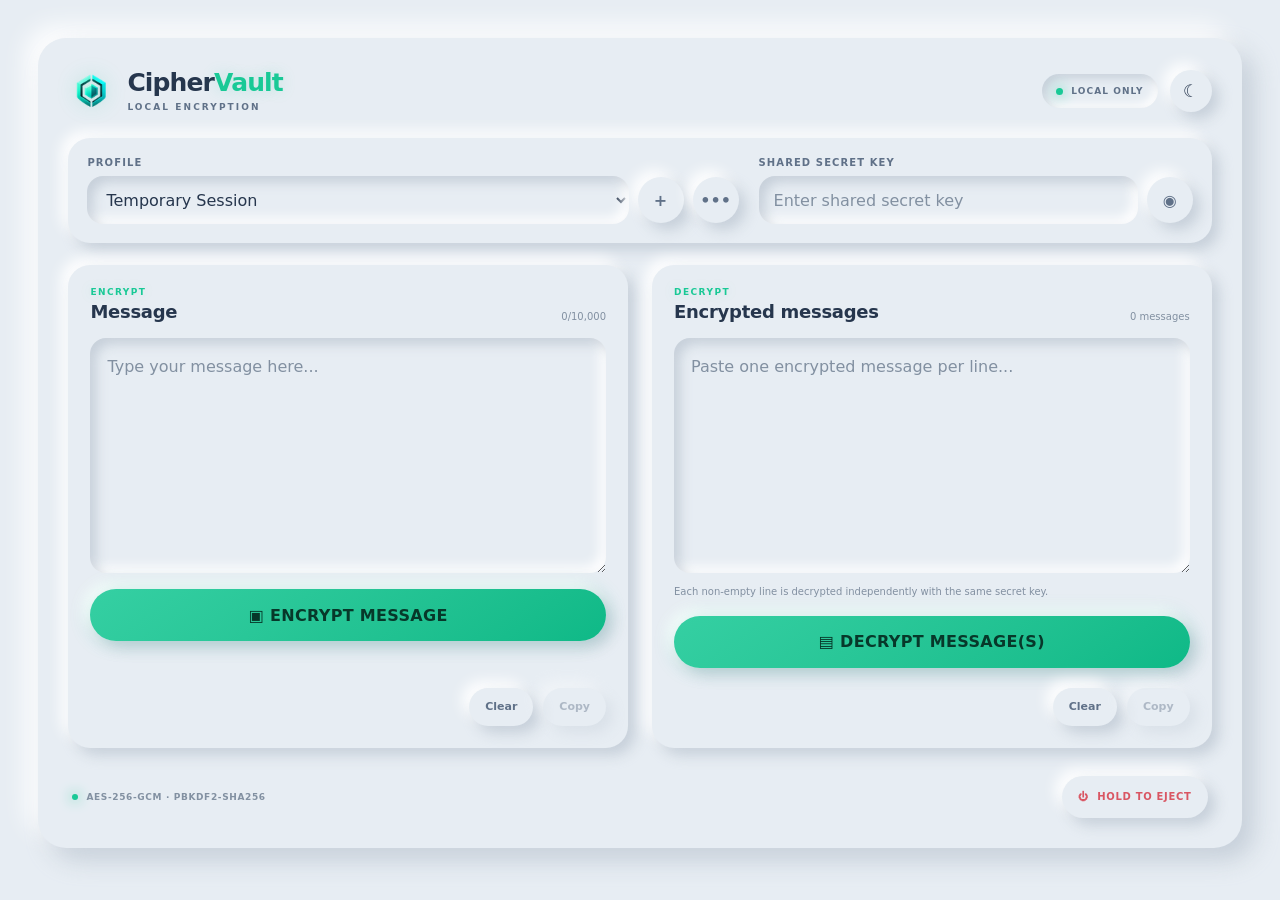
<file: index.html>
<!DOCTYPE html>
<html lang="en" data-theme="dark">
<head>
    <meta charset="UTF-8">
    <meta name="viewport" content="width=device-width, initial-scale=1.0">
    <meta name="color-scheme" content="dark light">
    <meta name="description" content="CipherVault — local AES-256-GCM message encryption.">

    <title>CipherVault</title>

    <link rel="icon" type="image/png" sizes="16x16" href="./icons/icon16.png">
    <link rel="icon" type="image/png" sizes="32x32" href="./icons/icon32.png">
    <link rel="apple-touch-icon" sizes="128x128" href="./icons/icon128.png">
    <link rel="stylesheet" href="style.css">
    <style>html:not(.extension-mode) .extension-only-control{display:none!important}.settings-link{color:var(--text-soft);text-decoration:none}</style>
</head>

<body>
    <main class="app-shell">
        <header class="app-header">
            <div class="brand-area">
                <img
                    class="brand-icon"
                    src="./icons/icon64.png"
                    alt="CipherVault"
                >

                <div class="brand-copy">
                    <h1><span>Cipher</span><strong>Vault</strong></h1>
                    <span class="brand-subtitle">LOCAL ENCRYPTION</span>
                </div>
            </div>

            <div class="header-actions">
                <a
                    class="icon-button extension-only-control settings-link"
                    href="settings.html"
                    aria-label="Quick Cipher settings"
                    title="Quick Cipher settings"
                >⚙</a>

                <div class="local-only-badge" title="Encryption runs locally in this browser">
                    <span class="local-dot"></span>
                    <span>LOCAL ONLY</span>
                </div>

                <button
                    id="themeToggle"
                    class="icon-button"
                    type="button"
                    aria-label="Toggle light/dark mode"
                    title="Switch theme"
                >
                    <span id="themeIcon" aria-hidden="true">☀</span>
                </button>
            </div>
        </header>

        <section id="credentialsSection" class="credentials-section" aria-label="Profile and secret key">
            <button
                id="credentialsSummary"
                class="credentials-summary"
                type="button"
                aria-expanded="false"
                hidden
            >
                <span class="summary-profile">
                    <span class="summary-user-icon" aria-hidden="true">◯</span>
                    <span id="summaryProfileName">Profile</span>
                </span>

                <span id="summarySecret" class="summary-secret">••••••••</span>
                <span class="summary-chevron" aria-hidden="true">⌄</span>
            </button>

            <div id="credentialsEditor" class="credentials-editor">
                <div class="credential-column">
                    <label for="profileSelect">PROFILE</label>

                    <div class="field-with-actions profile-field-row">
                        <select id="profileSelect" autocomplete="off">
                            <option value="">Temporary Session</option>
                        </select>

                        <button
                            id="addProfileButton"
                            class="small-icon-button"
                            type="button"
                            aria-label="Add profile"
                            title="Add profile"
                        >+</button>

                        <button
                            id="manageProfilesButton"
                            class="small-icon-button"
                            type="button"
                            aria-label="Manage profiles"
                            title="Manage profiles"
                        >•••</button>
                    </div>
                </div>

                <div class="credential-column">
                    <label for="password">SHARED SECRET KEY</label>

                    <div class="field-with-actions">
                        <input
                            id="password"
                            type="password"
                            maxlength="256"
                            placeholder="Enter shared secret key"
                            autocomplete="off"
                            spellcheck="false"
                        >

                        <button
                            id="togglePassword"
                            class="small-icon-button eye-button"
                            type="button"
                            aria-label="Show secret key"
                            title="Show secret key"
                        >◉</button>
                    </div>

                    <div id="sessionOverride" class="field-note" hidden>
                        Session override · saved profile unchanged
                    </div>
                </div>
            </div>
        </section>

        <nav class="mobile-mode-switch" aria-label="Cipher mode">
            <button class="mode-button active" type="button" data-mode="encrypt">
                <span aria-hidden="true">▣</span>
                ENCRYPT
            </button>

            <button class="mode-button" type="button" data-mode="decrypt">
                <span aria-hidden="true">▤</span>
                DECRYPT
            </button>
        </nav>

        <div class="workspace">
            <section id="encryptPanel" class="cipher-panel active-mobile" data-panel="encrypt">
                <div class="panel-heading">
                    <div>
                        <span class="eyebrow">ENCRYPT</span>
                        <h2>Message</h2>
                    </div>

                    <span id="encryptCount" class="character-count">0/10,000</span>
                </div>

                <textarea
                    id="encryptInput"
                    maxlength="10000"
                    placeholder="Type your message here..."
                    spellcheck="true"
                ></textarea>

                <button id="encryptButton" class="primary-button" type="button">
                    <span aria-hidden="true">▣</span>
                    ENCRYPT MESSAGE
                </button>

                <div id="encryptResultBlock" class="result-block" hidden>
                    <div class="result-header">
                        <span>ENCRYPTED MESSAGE</span>
                        <span id="encryptStatus" class="status-text"></span>
                    </div>

                    <textarea
                        id="encryptOutput"
                        class="output-area"
                        readonly
                        spellcheck="false"
                    ></textarea>
                </div>

                <div class="panel-actions">
                    <button id="clearEncryptButton" class="text-action danger-soft" type="button">
                        Clear
                    </button>

                    <button id="copyEncryptButton" class="text-action" type="button" disabled>
                        Copy
                    </button>
                </div>
            </section>

            <section id="decryptPanel" class="cipher-panel" data-panel="decrypt">
                <div class="panel-heading">
                    <div>
                        <span class="eyebrow">DECRYPT</span>
                        <h2>Encrypted messages</h2>
                    </div>

                    <span id="decryptCount" class="character-count">0 messages</span>
                </div>

                <textarea
                    id="decryptInput"
                    maxlength="60000"
                    placeholder="Paste one encrypted message per line..."
                    spellcheck="false"
                ></textarea>

                <div class="helper-text">
                    Each non-empty line is decrypted independently with the same secret key.
                </div>

                <button id="decryptButton" class="primary-button" type="button">
                    <span aria-hidden="true">▤</span>
                    DECRYPT MESSAGE(S)
                </button>

                <div id="decryptResultBlock" class="result-block" hidden>
                    <div class="result-header">
                        <span>DECRYPTED RESULT</span>
                        <span id="decryptStatus" class="status-text"></span>
                    </div>

                    <textarea
                        id="decryptOutput"
                        class="output-area"
                        readonly
                        spellcheck="false"
                    ></textarea>
                </div>

                <div class="panel-actions">
                    <button id="clearDecryptButton" class="text-action danger-soft" type="button">
                        Clear
                    </button>

                    <button id="copyDecryptButton" class="text-action" type="button" disabled>
                        Copy
                    </button>
                </div>
            </section>
        </div>

        <footer class="app-footer">
            <div class="footer-copy">
                <span class="footer-dot"></span>
                AES-256-GCM · PBKDF2-SHA256
            </div>

            <button
                id="ejectButton"
                class="eject-button"
                type="button"
                title="Click to clear the visible session. Hold to erase saved CipherVault credentials."
            >
                <span class="eject-icon" aria-hidden="true">⏻</span>
                <span>HOLD TO EJECT</span>
            </button>
        </footer>
    </main>

    <!-- Add / Edit Profile Modal -->
    <div id="profileModal" class="modal-backdrop" hidden>
        <div class="modal-card" role="dialog" aria-modal="true" aria-labelledby="profileModalTitle">
            <div class="modal-header">
                <div>
                    <span class="eyebrow">PROFILE</span>
                    <h3 id="profileModalTitle">Add profile</h3>
                </div>

                <button id="closeProfileModal" class="modal-close" type="button" aria-label="Close">×</button>
            </div>

            <label for="profileName">PROFILE NAME</label>
            <input
                id="profileName"
                type="text"
                maxlength="40"
                placeholder="Example: Somos todos andhika"
                autocomplete="off"
            >

            <label for="profileSecret">SHARED SECRET KEY</label>
            <div class="field-with-actions">
                <input
                    id="profileSecret"
                    type="password"
                    maxlength="256"
                    placeholder="Secret key for this profile"
                    autocomplete="off"
                    spellcheck="false"
                >

                <button
                    id="toggleProfileSecret"
                    class="small-icon-button eye-button"
                    type="button"
                    aria-label="Show profile secret key"
                    title="Show secret key"
                >◉</button>
            </div>

            <div id="googleChatProfileField" class="google-chat-profile-field">
                <label for="profileGoogleChatId">GOOGLE CHAT CONVERSATION</label>

                <div class="field-with-actions google-chat-field-row">
                    <input
                        id="profileGoogleChatId"
                        type="text"
                        maxlength="300"
                        placeholder="Chat URL or ID, e.g. reJ7DSAAAAE"
                        autocomplete="off"
                        spellcheck="false"
                    >

                    <button
                        id="useCurrentGoogleChatButton"
                        class="detect-chat-button"
                        type="button"
                        title="Use the Google Chat conversation currently open"
                    >USE CURRENT</button>
                </div>

                <div id="googleChatProfileNote" class="field-note">
                    Used only on chat.google.com. CipherVault stores only the conversation ID, not the full URL.
                </div>
            </div>

            <div id="profileModalError" class="modal-error" hidden></div>

            <div class="modal-actions">
                <button id="cancelProfileButton" class="secondary-button" type="button">Cancel</button>
                <button id="saveProfileButton" class="primary-button compact" type="button">Save profile</button>
            </div>
        </div>
    </div>

    <!-- Manage Profiles Modal -->
    <div id="manageProfilesModal" class="modal-backdrop" hidden>
        <div class="modal-card manage-card" role="dialog" aria-modal="true" aria-labelledby="manageProfilesTitle">
            <div class="modal-header">
                <div>
                    <span class="eyebrow">PROFILES</span>
                    <h3 id="manageProfilesTitle">Manage profiles</h3>
                </div>

                <button id="closeManageProfilesModal" class="modal-close" type="button" aria-label="Close">×</button>
            </div>

            <div id="profilesList" class="profiles-list"></div>

            <div class="modal-actions single-action">
                <button id="manageAddProfileButton" class="primary-button compact" type="button">+ Add profile</button>
            </div>
        </div>
    </div>

    <!-- Clear confirmation -->
    <div id="clearModal" class="modal-backdrop" hidden>
        <div class="modal-card small-modal" role="dialog" aria-modal="true" aria-labelledby="clearModalTitle">
            <div class="modal-header">
                <div>
                    <span class="eyebrow">CONFIRM</span>
                    <h3 id="clearModalTitle">Clear panel?</h3>
                </div>

                <button id="closeClearModal" class="modal-close" type="button" aria-label="Close">×</button>
            </div>

            <p id="clearModalText" class="modal-copy">
                This clears only this panel. Your shared secret key and saved profiles are retained.
            </p>

            <div class="modal-actions">
                <button id="cancelClearButton" class="secondary-button" type="button">Cancel</button>
                <button id="confirmClearButton" class="danger-button" type="button">Clear panel</button>
            </div>
        </div>
    </div>

    <div id="toast" class="toast" role="status" aria-live="polite" hidden></div>

    <script src="app.js"></script>
    <script src="auto-profile.js"></script>
</body>
</html>
</file>
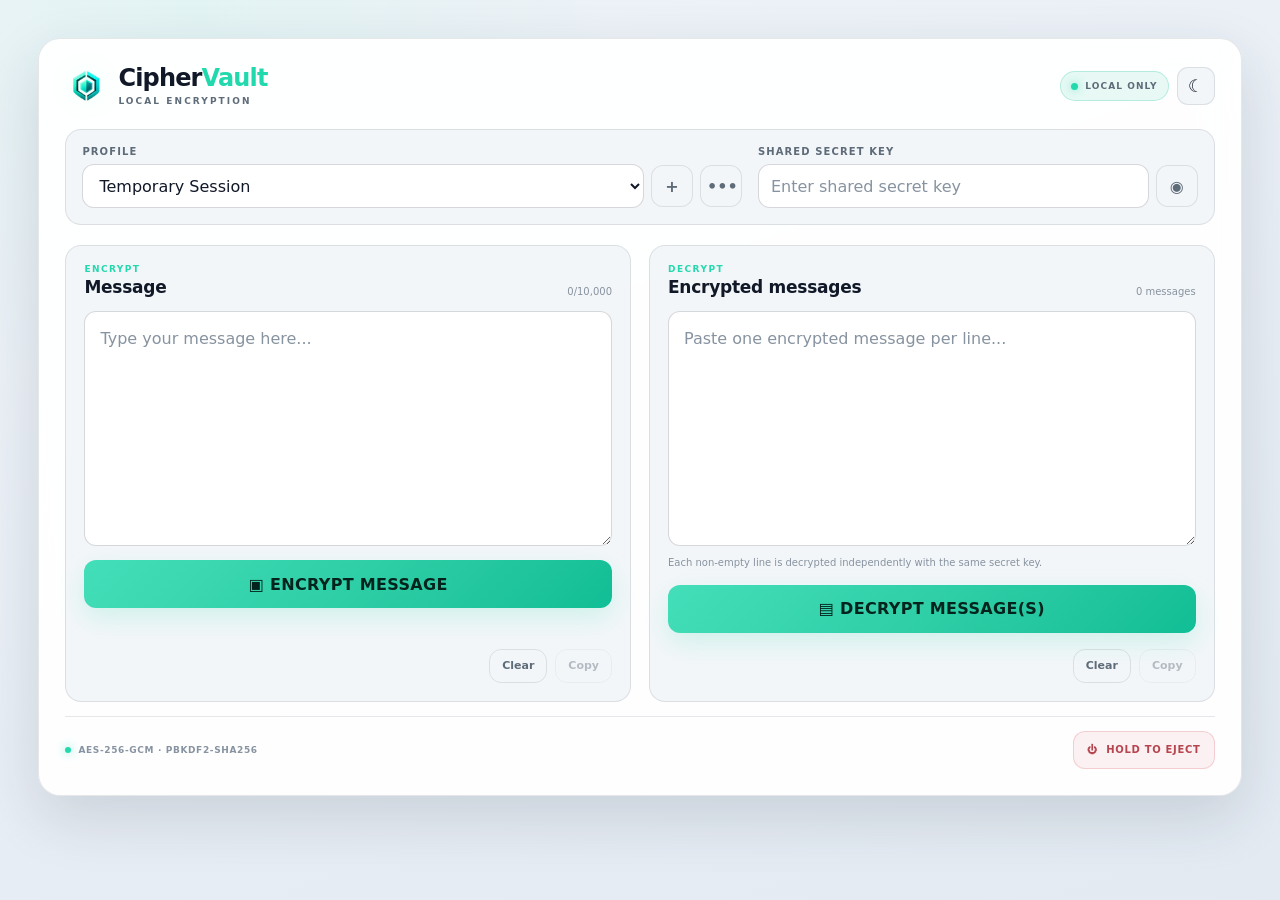
<file: CipherVault-v1.1.0-Quick-Cipher/index.html>
<!DOCTYPE html>
<html lang="en" data-theme="dark">
<head>
    <meta charset="UTF-8">
    <meta name="viewport" content="width=device-width, initial-scale=1.0">
    <meta name="color-scheme" content="dark light">
    <meta name="description" content="CipherVault — local AES-256-GCM message encryption.">

    <title>CipherVault</title>

    <link rel="icon" type="image/png" sizes="16x16" href="./icons/icon16.png">
    <link rel="icon" type="image/png" sizes="32x32" href="./icons/icon32.png">
    <link rel="apple-touch-icon" sizes="128x128" href="./icons/icon128.png">
    <link rel="stylesheet" href="style.css">
</head>

<body>
    <main class="app-shell">
        <header class="app-header">
            <div class="brand-area">
                <img
                    class="brand-icon"
                    src="./icons/icon64.png"
                    alt="CipherVault"
                >

                <div class="brand-copy">
                    <h1><span>Cipher</span><strong>Vault</strong></h1>
                    <span class="brand-subtitle">LOCAL ENCRYPTION</span>
                </div>
            </div>

            <div class="header-actions">
                <div class="local-only-badge" title="Encryption runs locally in this browser">
                    <span class="local-dot"></span>
                    <span>LOCAL ONLY</span>
                </div>

                <button
                    id="themeToggle"
                    class="icon-button"
                    type="button"
                    aria-label="Toggle light/dark mode"
                    title="Switch theme"
                >
                    <span id="themeIcon" aria-hidden="true">☀</span>
                </button>
            </div>
        </header>

        <section id="credentialsSection" class="credentials-section" aria-label="Profile and secret key">
            <button
                id="credentialsSummary"
                class="credentials-summary"
                type="button"
                aria-expanded="false"
                hidden
            >
                <span class="summary-profile">
                    <span class="summary-user-icon" aria-hidden="true">◯</span>
                    <span id="summaryProfileName">Profile</span>
                </span>

                <span id="summarySecret" class="summary-secret">••••••••</span>
                <span class="summary-chevron" aria-hidden="true">⌄</span>
            </button>

            <div id="credentialsEditor" class="credentials-editor">
                <div class="credential-column">
                    <label for="profileSelect">PROFILE</label>

                    <div class="field-with-actions profile-field-row">
                        <select id="profileSelect" autocomplete="off">
                            <option value="">Temporary Session</option>
                        </select>

                        <button
                            id="addProfileButton"
                            class="small-icon-button"
                            type="button"
                            aria-label="Add profile"
                            title="Add profile"
                        >+</button>

                        <button
                            id="manageProfilesButton"
                            class="small-icon-button"
                            type="button"
                            aria-label="Manage profiles"
                            title="Manage profiles"
                        >•••</button>
                    </div>
                </div>

                <div class="credential-column">
                    <label for="password">SHARED SECRET KEY</label>

                    <div class="field-with-actions">
                        <input
                            id="password"
                            type="password"
                            maxlength="256"
                            placeholder="Enter shared secret key"
                            autocomplete="off"
                            spellcheck="false"
                        >

                        <button
                            id="togglePassword"
                            class="small-icon-button eye-button"
                            type="button"
                            aria-label="Show secret key"
                            title="Show secret key"
                        >◉</button>
                    </div>

                    <div id="sessionOverride" class="field-note" hidden>
                        Session override · saved profile unchanged
                    </div>
                </div>
            </div>
        </section>

        <nav class="mobile-mode-switch" aria-label="Cipher mode">
            <button class="mode-button active" type="button" data-mode="encrypt">
                <span aria-hidden="true">▣</span>
                ENCRYPT
            </button>

            <button class="mode-button" type="button" data-mode="decrypt">
                <span aria-hidden="true">▤</span>
                DECRYPT
            </button>
        </nav>

        <div class="workspace">
            <section id="encryptPanel" class="cipher-panel active-mobile" data-panel="encrypt">
                <div class="panel-heading">
                    <div>
                        <span class="eyebrow">ENCRYPT</span>
                        <h2>Message</h2>
                    </div>

                    <span id="encryptCount" class="character-count">0/10,000</span>
                </div>

                <textarea
                    id="encryptInput"
                    maxlength="10000"
                    placeholder="Type your message here..."
                    spellcheck="true"
                ></textarea>

                <button id="encryptButton" class="primary-button" type="button">
                    <span aria-hidden="true">▣</span>
                    ENCRYPT MESSAGE
                </button>

                <div id="encryptResultBlock" class="result-block" hidden>
                    <div class="result-header">
                        <span>ENCRYPTED MESSAGE</span>
                        <span id="encryptStatus" class="status-text"></span>
                    </div>

                    <textarea
                        id="encryptOutput"
                        class="output-area"
                        readonly
                        spellcheck="false"
                    ></textarea>
                </div>

                <div class="panel-actions">
                    <button id="clearEncryptButton" class="text-action danger-soft" type="button">
                        Clear
                    </button>

                    <button id="copyEncryptButton" class="text-action" type="button" disabled>
                        Copy
                    </button>
                </div>
            </section>

            <section id="decryptPanel" class="cipher-panel" data-panel="decrypt">
                <div class="panel-heading">
                    <div>
                        <span class="eyebrow">DECRYPT</span>
                        <h2>Encrypted messages</h2>
                    </div>

                    <span id="decryptCount" class="character-count">0 messages</span>
                </div>

                <textarea
                    id="decryptInput"
                    maxlength="60000"
                    placeholder="Paste one encrypted message per line..."
                    spellcheck="false"
                ></textarea>

                <div class="helper-text">
                    Each non-empty line is decrypted independently with the same secret key.
                </div>

                <button id="decryptButton" class="primary-button" type="button">
                    <span aria-hidden="true">▤</span>
                    DECRYPT MESSAGE(S)
                </button>

                <div id="decryptResultBlock" class="result-block" hidden>
                    <div class="result-header">
                        <span>DECRYPTED RESULT</span>
                        <span id="decryptStatus" class="status-text"></span>
                    </div>

                    <textarea
                        id="decryptOutput"
                        class="output-area"
                        readonly
                        spellcheck="false"
                    ></textarea>
                </div>

                <div class="panel-actions">
                    <button id="clearDecryptButton" class="text-action danger-soft" type="button">
                        Clear
                    </button>

                    <button id="copyDecryptButton" class="text-action" type="button" disabled>
                        Copy
                    </button>
                </div>
            </section>
        </div>

        <footer class="app-footer">
            <div class="footer-copy">
                <span class="footer-dot"></span>
                AES-256-GCM · PBKDF2-SHA256
            </div>

            <button
                id="ejectButton"
                class="eject-button"
                type="button"
                title="Click to clear the visible session. Hold to erase saved CipherVault credentials."
            >
                <span class="eject-icon" aria-hidden="true">⏻</span>
                <span>HOLD TO EJECT</span>
            </button>
        </footer>
    </main>

    <!-- Add / Edit Profile Modal -->
    <div id="profileModal" class="modal-backdrop" hidden>
        <div class="modal-card" role="dialog" aria-modal="true" aria-labelledby="profileModalTitle">
            <div class="modal-header">
                <div>
                    <span class="eyebrow">PROFILE</span>
                    <h3 id="profileModalTitle">Add profile</h3>
                </div>

                <button id="closeProfileModal" class="modal-close" type="button" aria-label="Close">×</button>
            </div>

            <label for="profileName">PROFILE NAME</label>
            <input
                id="profileName"
                type="text"
                maxlength="40"
                placeholder="Example: Somos todos andhika"
                autocomplete="off"
            >

            <label for="profileSecret">SHARED SECRET KEY</label>
            <div class="field-with-actions">
                <input
                    id="profileSecret"
                    type="password"
                    maxlength="256"
                    placeholder="Secret key for this profile"
                    autocomplete="off"
                    spellcheck="false"
                >

                <button
                    id="toggleProfileSecret"
                    class="small-icon-button eye-button"
                    type="button"
                    aria-label="Show profile secret key"
                    title="Show secret key"
                >◉</button>
            </div>

            <div id="profileModalError" class="modal-error" hidden></div>

            <div class="modal-actions">
                <button id="cancelProfileButton" class="secondary-button" type="button">Cancel</button>
                <button id="saveProfileButton" class="primary-button compact" type="button">Save profile</button>
            </div>
        </div>
    </div>

    <!-- Manage Profiles Modal -->
    <div id="manageProfilesModal" class="modal-backdrop" hidden>
        <div class="modal-card manage-card" role="dialog" aria-modal="true" aria-labelledby="manageProfilesTitle">
            <div class="modal-header">
                <div>
                    <span class="eyebrow">PROFILES</span>
                    <h3 id="manageProfilesTitle">Manage profiles</h3>
                </div>

                <button id="closeManageProfilesModal" class="modal-close" type="button" aria-label="Close">×</button>
            </div>

            <div id="profilesList" class="profiles-list"></div>

            <div class="modal-actions single-action">
                <button id="manageAddProfileButton" class="primary-button compact" type="button">+ Add profile</button>
            </div>
        </div>
    </div>

    <!-- Clear confirmation -->
    <div id="clearModal" class="modal-backdrop" hidden>
        <div class="modal-card small-modal" role="dialog" aria-modal="true" aria-labelledby="clearModalTitle">
            <div class="modal-header">
                <div>
                    <span class="eyebrow">CONFIRM</span>
                    <h3 id="clearModalTitle">Clear panel?</h3>
                </div>

                <button id="closeClearModal" class="modal-close" type="button" aria-label="Close">×</button>
            </div>

            <p id="clearModalText" class="modal-copy">
                This clears only this panel. Your shared secret key and saved profiles are retained.
            </p>

            <div class="modal-actions">
                <button id="cancelClearButton" class="secondary-button" type="button">Cancel</button>
                <button id="confirmClearButton" class="danger-button" type="button">Clear panel</button>
            </div>
        </div>
    </div>

    <div id="toast" class="toast" role="status" aria-live="polite" hidden></div>

    <script src="app.js"></script>
</body>
</html>
</file>
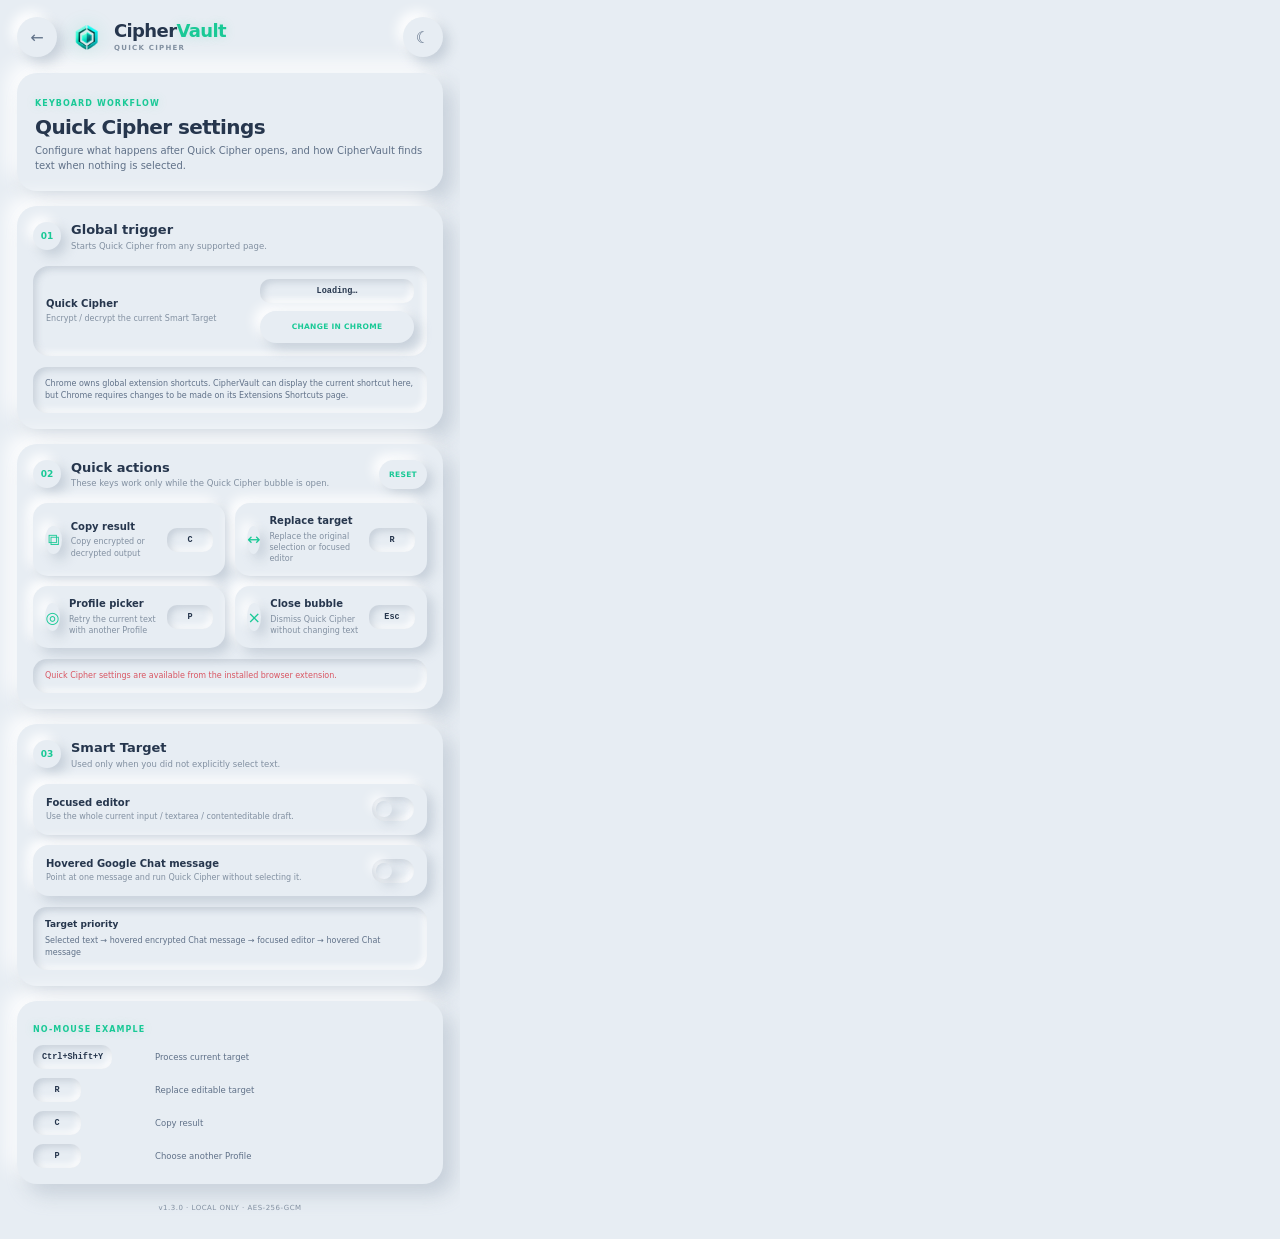
<file: settings.html>
<!DOCTYPE html>
<html lang="en" data-theme="dark">
<head>
    <meta charset="UTF-8">
    <meta name="viewport" content="width=device-width, initial-scale=1.0">
    <meta name="color-scheme" content="dark light">
    <title>CipherVault — Quick Cipher</title>
    <link rel="icon" type="image/png" sizes="32x32" href="./icons/icon32.png">
    <link rel="stylesheet" href="settings.css">
</head>
<body>
    <main class="settings-shell">
        <header class="settings-header">
            <a class="back-link" href="index.html" aria-label="Back to CipherVault" title="Back">←</a>

            <div class="brand-area">
                <img src="./icons/icon48.png" alt="" class="brand-icon">
                <div>
                    <h1>Cipher<strong>Vault</strong></h1>
                    <span>QUICK CIPHER</span>
                </div>
            </div>

            <button id="settingsThemeToggle" class="icon-button" type="button" title="Switch theme" aria-label="Switch theme">☀</button>
        </header>

        <section class="settings-intro">
            <span class="eyebrow">KEYBOARD WORKFLOW</span>
            <h2>Quick Cipher settings</h2>
            <p>Configure what happens after Quick Cipher opens, and how CipherVault finds text when nothing is selected.</p>
        </section>

        <section class="settings-card">
            <div class="section-heading">
                <div>
                    <span class="section-index">01</span>
                    <div>
                        <h3>Global trigger</h3>
                        <p>Starts Quick Cipher from any supported page.</p>
                    </div>
                </div>
            </div>

            <div class="global-row">
                <div class="setting-copy">
                    <strong>Quick Cipher</strong>
                    <span>Encrypt / decrypt the current Smart Target</span>
                </div>
                <div class="global-control">
                    <kbd id="globalShortcut">Loading…</kbd>
                    <button id="changeGlobalShortcut" class="secondary-button" type="button">CHANGE IN CHROME</button>
                </div>
            </div>

            <div class="notice">
                Chrome owns global extension shortcuts. CipherVault can display the current shortcut here, but Chrome requires changes to be made on its Extensions Shortcuts page.
            </div>
        </section>

        <section class="settings-card">
            <div class="section-heading">
                <div>
                    <span class="section-index">02</span>
                    <div>
                        <h3>Quick actions</h3>
                        <p>These keys work only while the Quick Cipher bubble is open.</p>
                    </div>
                </div>
                <button id="resetActionKeys" class="text-button" type="button">RESET</button>
            </div>

            <div class="key-grid">
                <button class="key-setting" type="button" data-action="copy">
                    <span class="action-icon">⧉</span>
                    <span class="key-copy">
                        <strong>Copy result</strong>
                        <span>Copy encrypted or decrypted output</span>
                    </span>
                    <kbd data-binding="copy">C</kbd>
                </button>

                <button class="key-setting" type="button" data-action="replace">
                    <span class="action-icon">↔</span>
                    <span class="key-copy">
                        <strong>Replace target</strong>
                        <span>Replace the original selection or focused editor</span>
                    </span>
                    <kbd data-binding="replace">R</kbd>
                </button>

                <button class="key-setting" type="button" data-action="profile">
                    <span class="action-icon">◎</span>
                    <span class="key-copy">
                        <strong>Profile picker</strong>
                        <span>Retry the current text with another Profile</span>
                    </span>
                    <kbd data-binding="profile">P</kbd>
                </button>

                <button class="key-setting" type="button" data-action="close">
                    <span class="action-icon">×</span>
                    <span class="key-copy">
                        <strong>Close bubble</strong>
                        <span>Dismiss Quick Cipher without changing text</span>
                    </span>
                    <kbd data-binding="close">Esc</kbd>
                </button>
            </div>

            <div id="captureHint" class="capture-hint" hidden>
                Press the new shortcut now. Modifier-only keys are ignored. Some browser/system-reserved combinations may not reach the page.
            </div>
            <div id="settingsError" class="settings-error" hidden></div>
        </section>

        <section class="settings-card">
            <div class="section-heading">
                <div>
                    <span class="section-index">03</span>
                    <div>
                        <h3>Smart Target</h3>
                        <p>Used only when you did not explicitly select text.</p>
                    </div>
                </div>
            </div>

            <label class="toggle-row" data-setting-row="focusedEditor">
                <span>
                    <strong>Focused editor</strong>
                    <span>Use the whole current input / textarea / contenteditable draft.</span>
                </span>
                <input id="smartFocusedEditor" type="checkbox">
                <span class="toggle" aria-hidden="true"></span>
            </label>

            <label class="toggle-row" data-setting-row="hoveredGoogleChat">
                <span>
                    <strong>Hovered Google Chat message</strong>
                    <span>Point at one message and run Quick Cipher without selecting it.</span>
                </span>
                <input id="smartHoveredGoogleChat" type="checkbox">
                <span class="toggle" aria-hidden="true"></span>
            </label>

            <div class="priority-box">
                <strong>Target priority</strong>
                <div>Selected text → hovered encrypted Chat message → focused editor → hovered Chat message</div>
            </div>
        </section>

        <section class="flow-card">
            <span class="eyebrow">NO-MOUSE EXAMPLE</span>
            <div class="flow-line"><kbd id="flowGlobalKey">Ctrl+Shift+Y</kbd><span>Process current target</span></div>
            <div class="flow-line"><kbd id="flowReplaceKey">R</kbd><span>Replace editable target</span></div>
            <div class="flow-line"><kbd id="flowCopyKey">C</kbd><span>Copy result</span></div>
            <div class="flow-line"><kbd id="flowProfileKey">P</kbd><span>Choose another Profile</span></div>
        </section>

        <footer class="settings-footer">
            <span>v1.3.0</span>
            <span> · LOCAL ONLY · AES-256-GCM</span>
        </footer>
    </main>

    <div id="settingsToast" class="toast" hidden></div>
    <script src="settings.js"></script>
</body>
</html>
</file>
<file: style.css>
:root {
--accent: #48f0bd;
--accent-strong: #20d7a2;
--accent-soft: rgba(72, 240, 189, 0.16);
--accent-glow: rgba(72, 240, 189, 0.28);
--bg: #182630;
--surface: #182630;
--surface-soft: #1c2b36;
--surface-deep: #14212a;
--text: #f3f8f7;
--text-soft: #aab8bf;
--text-faint: #72828b;
--danger: #ff707a;
--danger-soft: rgba(255, 112, 122, 0.14);
--neu-light: rgba(255,255,255,0.075);
--neu-dark: rgba(0,0,0,0.46);
--shadow-raised: 12px 12px 24px var(--neu-dark), -10px -10px 22px var(--neu-light);
--shadow-raised-sm: 7px 7px 14px var(--neu-dark), -6px -6px 12px var(--neu-light);
--shadow-inset: inset 6px 6px 12px var(--neu-dark), inset -6px -6px 12px var(--neu-light);
--shadow-inset-sm: inset 4px 4px 8px var(--neu-dark), inset -4px -4px 8px var(--neu-light);
--shadow-accent: 0 0 24px var(--accent-glow), 7px 7px 14px var(--neu-dark), -5px -5px 11px var(--neu-light);
--radius-xl: 28px;
--radius-lg: 22px;
--radius-md: 16px;
--radius-sm: 12px;
--transition: 180ms ease;
}
html[data-theme="light"] {
--accent: #19c996;
--accent-strong: #0eb987;
--accent-soft: rgba(25, 201, 150, 0.13);
--accent-glow: rgba(25, 201, 150, 0.20);
--bg: #e7edf3;
--surface: #e7edf3;
--surface-soft: #edf2f7;
--surface-deep: #dfe6ed;
--text: #26364d;
--text-soft: #607188;
--text-faint: #8290a1;
--danger: #d95663;
--danger-soft: rgba(217, 86, 99, 0.10);
--neu-light: rgba(255,255,255,0.96);
--neu-dark: rgba(164,176,190,0.48);
--shadow-raised: 12px 12px 24px var(--neu-dark), -12px -12px 24px var(--neu-light);
--shadow-raised-sm: 7px 7px 14px var(--neu-dark), -7px -7px 14px var(--neu-light);
--shadow-inset: inset 6px 6px 12px var(--neu-dark), inset -6px -6px 12px var(--neu-light);
--shadow-inset-sm: inset 4px 4px 8px var(--neu-dark), inset -4px -4px 8px var(--neu-light);
--shadow-accent: 0 0 22px var(--accent-glow), 7px 7px 14px var(--neu-dark), -7px -7px 14px var(--neu-light);
}
* { box-sizing: border-box; }
html, body { margin: 0; min-height: 100%; }
body {
min-height: 100vh;
padding: clamp(24px, 3vw, 48px);
background: var(--bg);
color: var(--text);
font-family: Inter, ui-sans-serif, system-ui, -apple-system, BlinkMacSystemFont, "Segoe UI", sans-serif;
transition: background var(--transition), color var(--transition);
}
button, input, select, textarea { font: inherit; }
button { color: inherit; }
[hidden] { display: none !important; }
button:focus-visible, input:focus-visible, select:focus-visible, textarea:focus-visible, a:focus-visible {
outline: none;
box-shadow: var(--shadow-inset-sm), 0 0 0 2px var(--accent-soft), 0 0 18px var(--accent-glow);
}
.app-shell {
width: min(1440px, 100%);
margin: 0 auto;
padding: 30px;
border: 0;
border-radius: var(--radius-xl);
background: var(--surface);
box-shadow: var(--shadow-raised);
}
.app-header {
display: flex;
align-items: center;
justify-content: space-between;
gap: 18px;
margin-bottom: 24px;
}
.brand-area, .header-actions, .field-with-actions, .panel-actions, .modal-actions,
.summary-profile, .app-footer, .result-header { display: flex; align-items: center; }
.brand-area { gap: 13px; min-width: 0; }
.brand-icon {
width: 46px;
height: 46px;
flex: 0 0 auto;
object-fit: contain;
border-radius: 14px;
filter: drop-shadow(0 0 10px var(--accent-glow));
}
.brand-copy { min-width: 0; }
.brand-copy h1 { margin: 0; font-size: 25px; line-height: 1; letter-spacing: -.035em; white-space: nowrap; }
.brand-copy h1 span { font-weight: 720; }
.brand-copy h1 strong { color: var(--accent); font-weight: 780; text-shadow: 0 0 16px var(--accent-glow); }
.brand-subtitle { display: block; margin-top: 7px; color: var(--text-soft); font-size: 9px; font-weight: 760; letter-spacing: .23em; }
.header-actions { gap: 12px; flex: 0 0 auto; }
.local-only-badge {
min-height: 34px;
display: inline-flex;
align-items: center;
gap: 8px;
padding: 0 14px;
border: 0;
border-radius: 999px;
background: var(--surface);
color: var(--text-soft);
box-shadow: var(--shadow-inset-sm);
font-size: 9px;
font-weight: 760;
letter-spacing: .12em;
white-space: nowrap;
}
.local-dot, .footer-dot {
width: 7px; height: 7px; border-radius: 50%; background: var(--accent);
box-shadow: 0 0 13px var(--accent);
}
.icon-button, .small-icon-button, .modal-close {
border: 0;
background: var(--surface);
box-shadow: var(--shadow-raised-sm);
cursor: pointer;
transition: transform var(--transition), box-shadow var(--transition), color var(--transition);
}
.icon-button:hover, .small-icon-button:hover, .modal-close:hover { color: var(--accent); }
.icon-button:active, .small-icon-button:active, .modal-close:active { transform: translateY(1px); box-shadow: var(--shadow-inset-sm); }
.icon-button { width: 42px; height: 42px; display: grid; place-items: center; border-radius: 50%; font-size: 17px; }
.credentials-section {
margin-bottom: 22px;
padding: 19px;
border: 0;
border-radius: var(--radius-lg);
background: var(--surface);
box-shadow: var(--shadow-raised-sm);
}
.credentials-editor { display: grid; grid-template-columns: minmax(0,1.2fr) minmax(360px,.8fr); gap: 20px; align-items: start; }
.credential-column { min-width: 0; }
.credential-column label, .modal-card > label {
display: block; margin: 0 0 8px; color: var(--text-soft); font-size: 10px; font-weight: 760; letter-spacing: .11em;
}
.field-with-actions { gap: 9px; }
.field-with-actions > input, .field-with-actions > select, .profile-field-row > select { min-width: 0; flex: 1 1 auto; }
input, select, textarea {
width: 100%;
border: 0;
border-radius: var(--radius-md);
background: var(--surface);
color: var(--text);
box-shadow: var(--shadow-inset);
transition: box-shadow var(--transition), color var(--transition), background var(--transition);
}
input, select { height: 48px; padding: 0 15px; }
select { cursor: pointer; }
textarea { min-height: 235px; padding: 17px; resize: vertical; line-height: 1.55; }
input::placeholder, textarea::placeholder { color: var(--text-faint); }
input:hover, select:hover, textarea:hover { box-shadow: var(--shadow-inset), 0 0 0 1px var(--accent-soft); }
input:focus, select:focus, textarea:focus { box-shadow: var(--shadow-inset), 0 0 0 2px var(--accent-soft), 0 0 18px var(--accent-glow); }
.small-icon-button {
width: 46px; height: 46px; flex: 0 0 auto; display: grid; place-items: center;
border-radius: 50%; color: var(--text-soft); font-weight: 800;
}
.eye-button { font-size: 16px; }
.field-note { margin-top: 7px; color: var(--text-faint); font-size: 10px; }
.credentials-summary {
width: 100%; min-height: 50px; padding: 0 15px; display: flex; align-items: center; gap: 12px;
border: 0; border-radius: var(--radius-md); background: var(--surface); color: var(--text);
box-shadow: var(--shadow-inset-sm); cursor: pointer; transition: box-shadow var(--transition), color var(--transition);
}
.credentials-summary:hover { color: var(--accent); }
.credentials-summary:active { box-shadow: var(--shadow-inset); }
.summary-profile { gap: 8px; min-width: 0; font-weight: 680; }
.summary-user-icon { color: var(--accent); }
#summaryProfileName { overflow: hidden; text-overflow: ellipsis; white-space: nowrap; }
.summary-secret { margin-left: auto; color: var(--text-soft); font-family: ui-monospace,SFMono-Regular,Menlo,Consolas,monospace; letter-spacing: 2px; }
.summary-chevron { color: var(--accent); font-size: 16px; }
.credentials-section.is-collapsed .credentials-editor { display: none; }
.credentials-section.is-collapsed .credentials-summary { display: flex; }
.credentials-section:not(.is-collapsed) .credentials-summary { display: none; }
.mobile-mode-switch {
display: none; grid-template-columns: 1fr 1fr; gap: 10px; margin-bottom: 16px;
padding: 7px; border-radius: 999px; box-shadow: var(--shadow-inset-sm);
}
.mode-button {
min-height: 46px; border: 0; border-radius: 999px; background: transparent; color: var(--text-soft);
font-weight: 760; letter-spacing: .03em; cursor: pointer;
transition: box-shadow var(--transition), color var(--transition), transform var(--transition), background var(--transition);
}
.mode-button:hover { color: var(--text); }
.mode-button.active {
background: var(--surface);
color: var(--accent);
box-shadow: var(--shadow-raised-sm), 0 0 18px var(--accent-glow);
}
.mode-button:active { transform: scale(.99); box-shadow: var(--shadow-inset-sm); }
.workspace { display: grid; grid-template-columns: minmax(0,1fr) minmax(0,1fr); gap: 24px; }
.cipher-panel {
min-width: 0; display: flex; flex-direction: column; gap: 16px; padding: 22px;
border: 0; border-radius: var(--radius-lg); background: var(--surface); box-shadow: var(--shadow-raised-sm);
}
.panel-heading, .result-header { justify-content: space-between; gap: 12px; }
.panel-heading { display: flex; align-items: flex-end; }
.eyebrow { display: block; margin-bottom: 4px; color: var(--accent); font-size: 9px; font-weight: 850; letter-spacing: .16em; text-shadow: 0 0 14px var(--accent-glow); }
.panel-heading h2, .modal-header h3 { margin: 0; color: var(--text); }
.panel-heading h2 { font-size: 18px; letter-spacing: -.015em; }
.character-count, .status-text { color: var(--text-faint); font-size: 10px; white-space: nowrap; }
.helper-text { margin-top: -4px; color: var(--text-faint); font-size: 10px; line-height: 1.45; }
.primary-button, .secondary-button, .danger-button, .text-action, .eject-button {
border: 0; border-radius: 999px; cursor: pointer;
transition: transform var(--transition), box-shadow var(--transition), color var(--transition), background var(--transition), opacity var(--transition);
}
.primary-button:active, .secondary-button:active, .danger-button:active, .text-action:active, .eject-button:active {
transform: translateY(1px); box-shadow: var(--shadow-inset-sm);
}
.primary-button {
min-height: 52px;
background: linear-gradient(145deg, color-mix(in srgb, var(--accent) 88%, white 12%), var(--accent-strong));
color: #08291f;
font-weight: 850;
letter-spacing: .02em;
box-shadow: var(--shadow-accent);
}
html[data-theme="light"] .primary-button { color: #07382a; }
.primary-button:hover { filter: brightness(1.03); transform: translateY(-1px); }
.primary-button:disabled, .text-action:disabled { opacity: .42; cursor: not-allowed; }
.primary-button.compact { min-height: 44px; padding: 0 18px; }
.result-block { padding-top: 3px; }
.result-header { margin-bottom: 8px; color: var(--text-soft); font-size: 9px; font-weight: 760; letter-spacing: .10em; }
.output-area { min-height: 150px; color: var(--accent); }
.panel-actions { justify-content: flex-end; gap: 10px; margin-top: auto; padding-top: 4px; }
.text-action {
min-height: 38px; padding: 0 16px; background: var(--surface); color: var(--text-soft);
box-shadow: var(--shadow-raised-sm); font-size: 11px; font-weight: 690;
}
.text-action:hover:not(:disabled) { color: var(--accent); }
.text-action.danger-soft:hover { color: var(--danger); }
.text-action.copied { color: var(--accent); box-shadow: var(--shadow-inset-sm), 0 0 16px var(--accent-glow); }
.output-area.copy-flash { animation: copyFlash 420ms ease; }
@keyframes copyFlash { 0%,100% { box-shadow: var(--shadow-inset); } 50% { box-shadow: var(--shadow-inset), 0 0 0 2px var(--accent-soft), 0 0 24px var(--accent-glow); } }
.app-footer { justify-content: space-between; gap: 16px; margin-top: 20px; padding: 8px 4px 0; }
.footer-copy { display: flex; align-items: center; gap: 8px; color: var(--text-faint); font-size: 9px; font-weight: 700; letter-spacing: .07em; }
.footer-dot { width: 6px; height: 6px; }
.eject-button {
position: relative; isolation: isolate; overflow: hidden; min-height: 42px; display: inline-flex; align-items: center; justify-content: center;
gap: 8px; padding: 0 16px; background: var(--surface); color: var(--danger); box-shadow: var(--shadow-raised-sm);
font-size: 10px; font-weight: 800; letter-spacing: .07em; user-select: none; touch-action: none;
}
.eject-button::before { content:""; position:absolute; inset:0; z-index:-1; background:var(--danger-soft); transform:scaleX(0); transform-origin:left; }
.eject-button.eject-holding::before { animation:ejectProgress 900ms linear forwards; }
.eject-button.eject-holding { box-shadow: var(--shadow-inset-sm), 0 0 18px rgba(255,112,122,.2); }
.eject-button.eject-triggered { background: var(--danger-soft); }
@keyframes ejectProgress { from{transform:scaleX(0)} to{transform:scaleX(1)} }
.modal-backdrop {
position: fixed; inset: 0; z-index: 1000; display: grid; place-items: center; padding: 18px;
background: color-mix(in srgb, var(--bg) 78%, transparent); backdrop-filter: blur(10px);
}
.modal-card {
width: min(440px,100%); max-height: min(620px,calc(100vh - 36px)); overflow: auto; padding: 22px;
border: 0; border-radius: var(--radius-lg); background: var(--surface); box-shadow: var(--shadow-raised);
}
.modal-card.small-modal { width: min(390px,100%); }
.modal-header { display: flex; align-items: flex-start; justify-content: space-between; gap: 12px; margin-bottom: 18px; }
.modal-header h3 { font-size: 18px; }
.modal-close { width: 36px; height: 36px; display: grid; place-items: center; border-radius: 50%; color: var(--text-soft); font-size: 20px; }
.modal-card > input, .modal-card > .field-with-actions { margin-bottom: 16px; }
.modal-actions { justify-content: flex-end; gap: 10px; margin-top: 18px; }
.modal-actions.single-action { justify-content: stretch; }
.modal-actions.single-action > button { width: 100%; }
.secondary-button, .danger-button {
min-height: 44px; padding: 0 18px; background: var(--surface); color: var(--text); box-shadow: var(--shadow-raised-sm); font-weight: 700;
}
.secondary-button:hover { color: var(--accent); }
.danger-button { color: var(--danger); }
.modal-copy { margin: 0; color: var(--text-soft); font-size: 13px; line-height: 1.55; }
.modal-error { margin-top: 2px; padding: 11px 12px; border: 0; border-radius: var(--radius-sm); background: var(--surface); color: var(--danger); box-shadow: var(--shadow-inset-sm); font-size: 11px; }
.profiles-list { display: flex; flex-direction: column; gap: 12px; }
.profile-list-item {
display: flex; align-items: center; justify-content: space-between; gap: 12px; padding: 13px 14px;
border: 0; border-radius: var(--radius-md); background: var(--surface); box-shadow: var(--shadow-inset-sm);
}
.profile-list-main { min-width: 0; }
.profile-list-name { overflow: hidden; text-overflow: ellipsis; white-space: nowrap; font-size: 13px; font-weight: 720; }
.profile-list-subtitle { margin-top: 3px; color: var(--text-faint); font-size: 9px; letter-spacing: .06em; }
.profile-list-actions { display: flex; gap: 8px; }
.profile-list-actions button {
min-height: 34px; padding: 0 12px; border: 0; border-radius: 999px; background: var(--surface); color: var(--text-soft);
box-shadow: var(--shadow-raised-sm); cursor: pointer; font-size: 10px; font-weight: 700;
}
.profile-list-actions button:hover { color: var(--accent); }
.profile-list-actions .delete-profile:hover { color: var(--danger); }
.empty-state { padding: 26px 14px; border: 0; border-radius: var(--radius-md); color: var(--text-faint); box-shadow: var(--shadow-inset-sm); text-align: center; font-size: 11px; }
.toast {
position: fixed; right: 22px; bottom: 22px; z-index: 1200; max-width: min(360px,calc(100vw - 44px)); padding: 12px 15px;
border: 0; border-radius: 999px; background: var(--surface); color: var(--accent); box-shadow: var(--shadow-raised); font-size: 11px;
}
.toast.error { color: var(--danger); }
body.panic-cleared .result-block { display: none !important; }
@media (max-width:1080px) and (min-width:761px) {
html:not(.extension-mode) body { padding: 22px; }
html:not(.extension-mode) .app-shell { width:100%; padding:22px; }
html:not(.extension-mode) .credentials-editor { grid-template-columns:minmax(0,1fr) minmax(320px,.9fr); gap:14px; }
html:not(.extension-mode) textarea { min-height:205px; }
}
@media (max-width:760px) {
html:not(.extension-mode) body { padding:16px; }
html:not(.extension-mode) .app-shell { padding:17px; }
html:not(.extension-mode) .local-only-badge span:last-child { display:none; }
html:not(.extension-mode) .local-only-badge { width:34px; justify-content:center; padding:0; }
html:not(.extension-mode) .credentials-editor { grid-template-columns:1fr; }
html:not(.extension-mode) .mobile-mode-switch { display:grid; }
html:not(.extension-mode) .workspace { display:block; }
html:not(.extension-mode) .cipher-panel { display:none; }
html:not(.extension-mode) .cipher-panel.active-mobile { display:flex; }
html:not(.extension-mode) .app-footer { align-items:stretch; flex-direction:column; }
html:not(.extension-mode) .eject-button { width:100%; }
}
html.extension-mode, html.extension-mode body { width:460px; min-width:460px; max-width:460px; }
html.extension-mode body { min-height:0; padding:0; overflow-x:hidden; background:var(--bg); }
html.extension-mode .app-shell {
width:100%; margin:0; padding:17px; border:0; border-radius:0; background:var(--surface); box-shadow:none;
}
html.extension-mode .app-header { margin-bottom:15px; }
html.extension-mode .brand-icon { width:38px; height:38px; }
html.extension-mode .brand-copy h1 { font-size:20px; }
html.extension-mode .brand-subtitle { margin-top:4px; font-size:8px; }
html.extension-mode .local-only-badge { min-height:30px; padding:0 9px; font-size:8px; }
html.extension-mode .icon-button { width:36px; height:36px; }
html.extension-mode .local-only-badge span:last-child { display:inline; }
html.extension-mode .local-only-badge { width:auto; justify-content:center; }
html.extension-mode .credentials-section { margin-bottom:14px; padding:13px; }
html.extension-mode .credentials-editor { grid-template-columns:minmax(0,.95fr) minmax(0,1.05fr); gap:11px; }
html.extension-mode .credential-column label { margin-bottom:6px; font-size:8px; }
html.extension-mode input, html.extension-mode select { height:41px; padding:0 10px; font-size:11px; }
html.extension-mode .small-icon-button { width:39px; height:39px; font-size:11px; }
html.extension-mode .profile-field-row { gap:6px; }
html.extension-mode .credentials-summary { min-height:46px; padding:0 12px; }
html.extension-mode .mobile-mode-switch { display:grid; margin-bottom:12px; }
html.extension-mode .mode-button { min-height:41px; font-size:11px; }
html.extension-mode .workspace { display:block; }
html.extension-mode .cipher-panel { display:none; padding:15px; gap:11px; }
html.extension-mode .cipher-panel.active-mobile { display:flex; }
html.extension-mode .panel-heading h2 { font-size:15px; }
html.extension-mode textarea { min-height:116px; max-height:220px; padding:12px; font-size:12px; }
html.extension-mode .primary-button { min-height:46px; font-size:11px; }
html.extension-mode .output-area { min-height:88px; }
html.extension-mode .panel-actions { gap:8px; }
html.extension-mode .text-action { min-height:32px; padding:0 11px; font-size:10px; }
html.extension-mode .app-footer { align-items:stretch; flex-direction:column; margin-top:13px; padding-top:7px; }
html.extension-mode .footer-copy { font-size:8px; }
html.extension-mode .eject-button { width:100%; min-height:36px; font-size:9px; }
html.extension-mode .modal-backdrop { padding:10px; }
html.extension-mode .modal-card { max-height:calc(100vh - 20px); }
@media (max-width:470px) {
html:not(.extension-mode) .brand-copy h1 { font-size:21px; }
html:not(.extension-mode) .header-actions { gap:7px; }
}
</file>
<file: CipherVault-v1.1.0-Quick-Cipher/style.css>
:root {
    --accent: #54ffc2;
    --accent-strong: #22dfb1;
    --accent-soft: rgba(84, 255, 194, 0.10);
    --accent-border: rgba(84, 255, 194, 0.24);

    --bg: #061015;
    --bg-deep: #03080b;
    --surface: #0b151b;
    --surface-2: #101c23;
    --surface-3: #14222a;

    --text: #f5f8f9;
    --text-soft: #9ba8b2;
    --text-faint: #6f7d87;

    --border: rgba(255, 255, 255, 0.09);
    --border-strong: rgba(255, 255, 255, 0.15);

    --danger: #ff6b72;
    --danger-soft: rgba(255, 107, 114, 0.10);
    --danger-border: rgba(255, 107, 114, 0.26);

    --shadow: 0 24px 70px rgba(0, 0, 0, 0.34);
    --radius-xl: 22px;
    --radius-lg: 16px;
    --radius-md: 12px;
    --radius-sm: 9px;

    --transition: 160ms ease;
}

html[data-theme="light"] {
    --accent: #22d9ad;
    --accent-strong: #10be95;
    --accent-soft: rgba(16, 190, 149, 0.09);
    --accent-border: rgba(16, 190, 149, 0.24);

    --bg: #eef3f8;
    --bg-deep: #e3eaf2;
    --surface: #ffffff;
    --surface-2: #f3f6f9;
    --surface-3: #eaf0f5;

    --text: #111827;
    --text-soft: #5e6b78;
    --text-faint: #8793a0;

    --border: rgba(15, 23, 42, 0.10);
    --border-strong: rgba(15, 23, 42, 0.17);

    --danger: #d94f58;
    --danger-soft: rgba(217, 79, 88, 0.08);
    --danger-border: rgba(217, 79, 88, 0.22);

    --shadow: 0 22px 60px rgba(31, 41, 55, 0.14);
}

* {
    box-sizing: border-box;
}

html,
body {
    margin: 0;
    min-height: 100%;
}

body {
    min-height: 100vh;
    padding: clamp(22px, 3vw, 46px);
    background:
        radial-gradient(circle at 15% 0%, rgba(84, 255, 194, 0.07), transparent 30%),
        linear-gradient(160deg, var(--bg), var(--bg-deep));
    color: var(--text);
    font-family: Inter, ui-sans-serif, system-ui, -apple-system, BlinkMacSystemFont, "Segoe UI", sans-serif;
    transition: background var(--transition), color var(--transition);
}

button,
input,
select,
textarea {
    font: inherit;
}

button {
    color: inherit;
}

button:focus-visible,
input:focus-visible,
select:focus-visible,
textarea:focus-visible {
    outline: 2px solid var(--accent);
    outline-offset: 2px;
}

[hidden] {
    display: none !important;
}

.app-shell {
    width: min(1440px, 100%);
    margin: 0 auto;
    padding: 26px;
    border: 1px solid var(--border);
    border-radius: var(--radius-xl);
    background: color-mix(in srgb, var(--surface) 94%, transparent);
    box-shadow: var(--shadow);
    backdrop-filter: blur(18px);
}

.app-header {
    display: flex;
    align-items: center;
    justify-content: space-between;
    gap: 16px;
    margin-bottom: 22px;
}

.brand-area,
.header-actions,
.field-with-actions,
.panel-actions,
.modal-actions,
.summary-profile,
.app-footer,
.result-header {
    display: flex;
    align-items: center;
}

.brand-area {
    gap: 11px;
    min-width: 0;
}

.brand-icon {
    width: 42px;
    height: 42px;
    flex: 0 0 auto;
    object-fit: contain;
    filter: drop-shadow(0 0 12px rgba(84, 255, 194, 0.12));
}

.brand-copy {
    min-width: 0;
}

.brand-copy h1 {
    margin: 0;
    font-size: 24px;
    line-height: 1;
    letter-spacing: -0.035em;
    white-space: nowrap;
}

.brand-copy h1 span {
    font-weight: 720;
}

.brand-copy h1 strong {
    color: var(--accent);
    font-weight: 760;
}

.brand-subtitle {
    display: block;
    margin-top: 6px;
    color: var(--text-soft);
    font-size: 9px;
    font-weight: 760;
    letter-spacing: 0.23em;
}

.header-actions {
    gap: 8px;
    flex: 0 0 auto;
}

.local-only-badge {
    min-height: 30px;
    display: inline-flex;
    align-items: center;
    gap: 7px;
    padding: 0 10px;
    border: 1px solid var(--accent-border);
    border-radius: 999px;
    background: var(--accent-soft);
    color: var(--text-soft);
    font-size: 9px;
    font-weight: 760;
    letter-spacing: 0.12em;
    white-space: nowrap;
}

.local-dot,
.footer-dot {
    width: 7px;
    height: 7px;
    border-radius: 50%;
    background: var(--accent);
    box-shadow: 0 0 10px color-mix(in srgb, var(--accent) 72%, transparent);
}

.icon-button,
.small-icon-button,
.modal-close {
    border: 1px solid var(--border);
    background: var(--surface-2);
    cursor: pointer;
    transition: transform var(--transition), border-color var(--transition), background var(--transition);
}

.icon-button:hover,
.small-icon-button:hover,
.modal-close:hover {
    border-color: var(--accent-border);
    background: var(--surface-3);
}

.icon-button:active,
.small-icon-button:active,
.modal-close:active {
    transform: scale(0.97);
}

.icon-button {
    width: 38px;
    height: 38px;
    display: grid;
    place-items: center;
    border-radius: 11px;
    font-size: 17px;
}

.credentials-section {
    margin-bottom: 20px;
    padding: 16px;
    border: 1px solid var(--border);
    border-radius: var(--radius-lg);
    background: var(--surface-2);
}

.credentials-editor {
    display: grid;
    grid-template-columns: minmax(0, 1.2fr) minmax(360px, 0.8fr);
    gap: 16px;
    align-items: start;
}

.credential-column {
    min-width: 0;
}

.credential-column label,
.modal-card > label {
    display: block;
    margin: 0 0 7px;
    color: var(--text-soft);
    font-size: 10px;
    font-weight: 760;
    letter-spacing: 0.11em;
}

.field-with-actions {
    gap: 7px;
}

.field-with-actions > input,
.field-with-actions > select,
.profile-field-row > select {
    min-width: 0;
    flex: 1 1 auto;
}

input,
select,
textarea {
    width: 100%;
    border: 1px solid var(--border-strong);
    border-radius: var(--radius-md);
    background: var(--surface);
    color: var(--text);
    transition: border-color var(--transition), background var(--transition), box-shadow var(--transition);
}

input,
select {
    height: 44px;
    padding: 0 12px;
}

select {
    cursor: pointer;
}

textarea {
    min-height: 235px;
    padding: 15px;
    resize: vertical;
    line-height: 1.5;
}

input::placeholder,
textarea::placeholder {
    color: var(--text-faint);
}

input:hover,
select:hover,
textarea:hover {
    border-color: color-mix(in srgb, var(--border-strong) 55%, var(--accent));
}

input:focus,
select:focus,
textarea:focus {
    border-color: var(--accent-border);
    box-shadow: 0 0 0 3px var(--accent-soft);
}

.small-icon-button {
    width: 42px;
    height: 42px;
    flex: 0 0 auto;
    display: grid;
    place-items: center;
    border-radius: var(--radius-md);
    color: var(--text-soft);
    font-weight: 800;
}

.eye-button {
    font-size: 16px;
}

.field-note {
    margin-top: 6px;
    color: var(--text-faint);
    font-size: 10px;
}

.credentials-summary {
    width: 100%;
    min-height: 48px;
    padding: 0 13px;
    display: flex;
    align-items: center;
    gap: 11px;
    border: 1px solid var(--border);
    border-radius: var(--radius-md);
    background: var(--surface);
    color: var(--text);
    cursor: pointer;
    transition: border-color var(--transition), background var(--transition), transform var(--transition);
}

.credentials-summary:hover {
    border-color: var(--accent-border);
    background: color-mix(in srgb, var(--surface) 88%, var(--accent) 12%);
}

.credentials-summary:active {
    transform: scale(0.995);
}

.summary-profile {
    gap: 8px;
    min-width: 0;
    font-weight: 680;
}

.summary-user-icon {
    color: var(--text-soft);
}

#summaryProfileName {
    overflow: hidden;
    text-overflow: ellipsis;
    white-space: nowrap;
}

.summary-secret {
    margin-left: auto;
    color: var(--text-soft);
    font-family: ui-monospace, SFMono-Regular, Menlo, Consolas, monospace;
    letter-spacing: 2px;
}

.summary-chevron {
    color: var(--text-soft);
    font-size: 16px;
}

.credentials-section.is-collapsed .credentials-editor {
    display: none;
}

.credentials-section.is-collapsed .credentials-summary {
    display: flex;
}

.credentials-section:not(.is-collapsed) .credentials-summary {
    display: none;
}

.mobile-mode-switch {
    display: none;
    grid-template-columns: 1fr 1fr;
    gap: 8px;
    margin-bottom: 14px;
}

.mode-button {
    min-height: 46px;
    border: 1px solid var(--border);
    border-radius: var(--radius-md);
    background: var(--surface-2);
    color: var(--text-soft);
    font-weight: 760;
    letter-spacing: 0.03em;
    cursor: pointer;
    transition: background var(--transition), color var(--transition), border-color var(--transition), transform var(--transition);
}

.mode-button:hover {
    border-color: var(--accent-border);
}

.mode-button.active {
    border-color: transparent;
    background: linear-gradient(135deg, color-mix(in srgb, var(--accent) 85%, white 15%), var(--accent-strong));
    color: #03241c;
}

.mode-button:active {
    transform: scale(0.99);
}

.workspace {
    display: grid;
    grid-template-columns: minmax(0, 1fr) minmax(0, 1fr);
    gap: 18px;
}

.cipher-panel {
    min-width: 0;
    display: flex;
    flex-direction: column;
    gap: 14px;
    padding: 18px;
    border: 1px solid var(--border);
    border-radius: var(--radius-lg);
    background: var(--surface-2);
}

.panel-heading,
.result-header {
    justify-content: space-between;
    gap: 12px;
}

.panel-heading {
    display: flex;
    align-items: flex-end;
}

.eyebrow {
    display: block;
    margin-bottom: 3px;
    color: var(--accent);
    font-size: 9px;
    font-weight: 800;
    letter-spacing: 0.16em;
}

.panel-heading h2,
.modal-header h3 {
    margin: 0;
    color: var(--text);
}

.panel-heading h2 {
    font-size: 17px;
    letter-spacing: -0.015em;
}

.character-count,
.status-text {
    color: var(--text-faint);
    font-size: 10px;
    white-space: nowrap;
}

.helper-text {
    margin-top: -4px;
    color: var(--text-faint);
    font-size: 10px;
    line-height: 1.45;
}

.primary-button,
.secondary-button,
.danger-button,
.text-action,
.eject-button {
    border-radius: var(--radius-md);
    cursor: pointer;
    transition: transform var(--transition), opacity var(--transition), border-color var(--transition), background var(--transition);
}

.primary-button:active,
.secondary-button:active,
.danger-button:active,
.text-action:active,
.eject-button:active {
    transform: scale(0.992);
}

.primary-button {
    min-height: 48px;
    border: 0;
    background: linear-gradient(135deg, color-mix(in srgb, var(--accent) 85%, white 15%), var(--accent-strong));
    color: #03241c;
    font-weight: 820;
    letter-spacing: 0.02em;
    box-shadow: 0 10px 26px color-mix(in srgb, var(--accent) 17%, transparent);
}

.primary-button:hover {
    filter: brightness(1.04);
}

.primary-button:disabled,
.text-action:disabled {
    opacity: 0.42;
    cursor: not-allowed;
}

.primary-button.compact {
    min-height: 42px;
    padding: 0 16px;
}

.result-block {
    padding-top: 2px;
}

.result-header {
    margin-bottom: 7px;
    color: var(--text-soft);
    font-size: 9px;
    font-weight: 760;
    letter-spacing: 0.10em;
}

.output-area {
    min-height: 150px;
    background: color-mix(in srgb, var(--surface) 89%, var(--accent) 11%);
}

.panel-actions {
    justify-content: flex-end;
    gap: 8px;
    margin-top: auto;
    padding-top: 2px;
}

.text-action {
    min-height: 34px;
    padding: 0 12px;
    border: 1px solid var(--border);
    background: transparent;
    color: var(--text-soft);
    font-size: 11px;
    font-weight: 680;
}

.text-action:hover:not(:disabled) {
    border-color: var(--accent-border);
    color: var(--text);
}

.text-action.danger-soft:hover {
    border-color: var(--danger-border);
    background: var(--danger-soft);
    color: var(--danger);
}

.text-action.copied {
    border-color: var(--accent-border);
    background: var(--accent-soft);
    color: var(--accent);
}

.output-area.copy-flash {
    animation: copyFlash 420ms ease;
}

@keyframes copyFlash {
    0%, 100% { box-shadow: none; }
    50% { box-shadow: 0 0 0 3px var(--accent-soft), 0 0 22px color-mix(in srgb, var(--accent) 22%, transparent); }
}

.app-footer {
    justify-content: space-between;
    gap: 14px;
    margin-top: 14px;
    padding-top: 14px;
    border-top: 1px solid var(--border);
}

.footer-copy {
    display: flex;
    align-items: center;
    gap: 7px;
    color: var(--text-faint);
    font-size: 9px;
    font-weight: 700;
    letter-spacing: 0.07em;
}

.footer-dot {
    width: 6px;
    height: 6px;
}

.eject-button {
    position: relative;
    isolation: isolate;
    overflow: hidden;
    min-height: 38px;
    display: inline-flex;
    align-items: center;
    justify-content: center;
    gap: 8px;
    padding: 0 13px;
    border: 1px solid var(--danger-border);
    background: var(--danger-soft);
    color: color-mix(in srgb, var(--danger) 82%, var(--text));
    font-size: 10px;
    font-weight: 800;
    letter-spacing: 0.07em;
    user-select: none;
    touch-action: none;
}

.eject-button::before {
    content: "";
    position: absolute;
    inset: 0;
    z-index: -1;
    background: color-mix(in srgb, var(--danger) 20%, transparent);
    transform: scaleX(0);
    transform-origin: left;
}

.eject-button.eject-holding::before {
    animation: ejectProgress 900ms linear forwards;
}

.eject-button.eject-holding {
    border-color: color-mix(in srgb, var(--danger) 62%, transparent);
    color: var(--danger);
}

.eject-button.eject-triggered {
    background: color-mix(in srgb, var(--danger) 18%, var(--surface));
}

@keyframes ejectProgress {
    from { transform: scaleX(0); }
    to { transform: scaleX(1); }
}

.modal-backdrop {
    position: fixed;
    inset: 0;
    z-index: 1000;
    display: grid;
    place-items: center;
    padding: 18px;
    background: rgba(0, 0, 0, 0.58);
    backdrop-filter: blur(8px);
}

.modal-card {
    width: min(440px, 100%);
    max-height: min(620px, calc(100vh - 36px));
    overflow: auto;
    padding: 18px;
    border: 1px solid var(--border-strong);
    border-radius: var(--radius-lg);
    background: var(--surface);
    box-shadow: var(--shadow);
}

.modal-card.small-modal {
    width: min(390px, 100%);
}

.modal-header {
    display: flex;
    align-items: flex-start;
    justify-content: space-between;
    gap: 12px;
    margin-bottom: 16px;
}

.modal-header h3 {
    font-size: 18px;
}

.modal-close {
    width: 34px;
    height: 34px;
    display: grid;
    place-items: center;
    border-radius: 10px;
    color: var(--text-soft);
    font-size: 20px;
}

.modal-card > input,
.modal-card > .field-with-actions {
    margin-bottom: 14px;
}

.modal-actions {
    justify-content: flex-end;
    gap: 8px;
    margin-top: 16px;
}

.modal-actions.single-action {
    justify-content: stretch;
}

.modal-actions.single-action > button {
    width: 100%;
}

.secondary-button,
.danger-button {
    min-height: 42px;
    padding: 0 15px;
    border: 1px solid var(--border);
    background: var(--surface-2);
    color: var(--text);
    font-weight: 700;
}

.secondary-button:hover {
    border-color: var(--accent-border);
}

.danger-button {
    border-color: var(--danger-border);
    background: var(--danger-soft);
    color: var(--danger);
}

.modal-copy {
    margin: 0;
    color: var(--text-soft);
    font-size: 13px;
    line-height: 1.55;
}

.modal-error {
    margin-top: 2px;
    padding: 9px 10px;
    border: 1px solid var(--danger-border);
    border-radius: 9px;
    background: var(--danger-soft);
    color: var(--danger);
    font-size: 11px;
}

.profiles-list {
    display: flex;
    flex-direction: column;
    gap: 8px;
}

.profile-list-item {
    display: flex;
    align-items: center;
    justify-content: space-between;
    gap: 12px;
    padding: 11px 12px;
    border: 1px solid var(--border);
    border-radius: var(--radius-md);
    background: var(--surface-2);
}

.profile-list-main {
    min-width: 0;
}

.profile-list-name {
    overflow: hidden;
    text-overflow: ellipsis;
    white-space: nowrap;
    font-size: 13px;
    font-weight: 720;
}

.profile-list-subtitle {
    margin-top: 3px;
    color: var(--text-faint);
    font-size: 9px;
    letter-spacing: 0.06em;
}

.profile-list-actions {
    display: flex;
    gap: 6px;
}

.profile-list-actions button {
    min-height: 32px;
    padding: 0 10px;
    border: 1px solid var(--border);
    border-radius: 9px;
    background: var(--surface);
    color: var(--text-soft);
    cursor: pointer;
    font-size: 10px;
    font-weight: 700;
}

.profile-list-actions button:hover {
    border-color: var(--accent-border);
    color: var(--text);
}

.profile-list-actions .delete-profile:hover {
    border-color: var(--danger-border);
    color: var(--danger);
}

.empty-state {
    padding: 24px 12px;
    border: 1px dashed var(--border-strong);
    border-radius: var(--radius-md);
    color: var(--text-faint);
    text-align: center;
    font-size: 11px;
}

.toast {
    position: fixed;
    right: 18px;
    bottom: 18px;
    z-index: 1200;
    max-width: min(360px, calc(100vw - 36px));
    padding: 10px 12px;
    border: 1px solid var(--accent-border);
    border-radius: 10px;
    background: var(--surface);
    color: var(--text);
    box-shadow: var(--shadow);
    font-size: 11px;
}

.toast.error {
    border-color: var(--danger-border);
    color: var(--danger);
}

body.panic-cleared .result-block {
    display: none !important;
}

/* =========================================
   Website-only responsive layout
   Base styles above are the desktop website.
   Extension layout is isolated further below.
   ========================================= */

@media (max-width: 1080px) and (min-width: 761px) {
    html:not(.extension-mode) body {
        padding: 20px;
    }

    html:not(.extension-mode) .app-shell {
        width: 100%;
        padding: 20px;
    }

    html:not(.extension-mode) .credentials-editor {
        grid-template-columns: minmax(0, 1fr) minmax(320px, 0.9fr);
        gap: 12px;
    }

    html:not(.extension-mode) textarea {
        min-height: 205px;
    }
}

@media (max-width: 760px) {
    html:not(.extension-mode) body {
        padding: 14px;
    }

    html:not(.extension-mode) .app-shell {
        padding: 14px;
    }

    html:not(.extension-mode) .local-only-badge span:last-child {
        display: none;
    }

    html:not(.extension-mode) .local-only-badge {
        width: 30px;
        justify-content: center;
        padding: 0;
    }

    html:not(.extension-mode) .credentials-editor {
        grid-template-columns: 1fr;
    }

    html:not(.extension-mode) .mobile-mode-switch {
        display: grid;
    }

    html:not(.extension-mode) .workspace {
        display: block;
    }

    html:not(.extension-mode) .cipher-panel {
        display: none;
    }

    html:not(.extension-mode) .cipher-panel.active-mobile {
        display: flex;
    }

    html:not(.extension-mode) .app-footer {
        align-items: stretch;
        flex-direction: column;
    }

    html:not(.extension-mode) .eject-button {
        width: 100%;
    }
}

/* =========================================
   Browser extension mode
   ========================================= */

html.extension-mode,
html.extension-mode body {
    width: 460px;
    min-width: 460px;
    max-width: 460px;
}

html.extension-mode body {
    min-height: 0;
    padding: 0;
    overflow-x: hidden;
    background: var(--bg);
}

html.extension-mode .app-shell {
    width: 100%;
    margin: 0;
    padding: 14px;
    border: 0;
    border-radius: 0;
    box-shadow: none;
    background: var(--surface);
}

html.extension-mode .app-header {
    margin-bottom: 12px;
}

html.extension-mode .brand-icon {
    width: 36px;
    height: 36px;
}

html.extension-mode .brand-copy h1 {
    font-size: 20px;
}

html.extension-mode .brand-subtitle {
    margin-top: 4px;
    font-size: 8px;
}

html.extension-mode .local-only-badge {
    min-height: 27px;
    padding: 0 8px;
    font-size: 8px;
}

html.extension-mode .icon-button {
    width: 34px;
    height: 34px;
}

html.extension-mode .local-only-badge span:last-child {
    display: inline;
}

html.extension-mode .local-only-badge {
    width: auto;
    justify-content: center;
}

html.extension-mode .credentials-section {
    margin-bottom: 11px;
    padding: 10px;
}

html.extension-mode .credentials-editor {
    grid-template-columns: minmax(0, 0.95fr) minmax(0, 1.05fr);
    gap: 9px;
}

html.extension-mode .credential-column label {
    margin-bottom: 5px;
    font-size: 8px;
}

html.extension-mode input,
html.extension-mode select {
    height: 39px;
    padding: 0 9px;
    font-size: 11px;
}

html.extension-mode .small-icon-button {
    width: 37px;
    height: 37px;
    font-size: 11px;
}

html.extension-mode .profile-field-row {
    gap: 5px;
}

html.extension-mode .credentials-summary {
    min-height: 44px;
    padding: 0 11px;
}

html.extension-mode .mobile-mode-switch {
    display: grid;
    margin-bottom: 10px;
}

html.extension-mode .mode-button {
    min-height: 42px;
    font-size: 11px;
}

html.extension-mode .workspace {
    display: block;
}

html.extension-mode .cipher-panel {
    display: none;
    padding: 12px;
    gap: 9px;
}

html.extension-mode .cipher-panel.active-mobile {
    display: flex;
}

html.extension-mode .panel-heading h2 {
    font-size: 15px;
}

html.extension-mode textarea {
    min-height: 112px;
    max-height: 220px;
    padding: 11px;
    font-size: 12px;
}

html.extension-mode .primary-button {
    min-height: 43px;
    font-size: 11px;
}

html.extension-mode .output-area {
    min-height: 86px;
}

html.extension-mode .panel-actions {
    gap: 6px;
}

html.extension-mode .text-action {
    min-height: 30px;
    padding: 0 9px;
    font-size: 10px;
}

html.extension-mode .app-footer {
    align-items: stretch;
    flex-direction: column;
    margin-top: 10px;
    padding-top: 10px;
}

html.extension-mode .footer-copy {
    font-size: 8px;
}

html.extension-mode .eject-button {
    width: 100%;
    min-height: 34px;
    font-size: 9px;
}

html.extension-mode .modal-backdrop {
    padding: 10px;
}

html.extension-mode .modal-card {
    max-height: calc(100vh - 20px);
}

@media (max-width: 470px) {
    html:not(.extension-mode) .brand-copy h1 {
        font-size: 21px;
    }

    html:not(.extension-mode) .header-actions {
        gap: 5px;
    }
}
</file>
<file: settings.css>
:root {
    --bg:#182630; --surface:#182630; --surface-soft:#1c2b36;
    --text:#f3f8f7; --text-soft:#aab8bf; --muted:#74848d;
    --accent:#48f0bd; --accent-2:#20d7a2; --accent-soft:rgba(72,240,189,.15); --accent-glow:rgba(72,240,189,.28);
    --danger:#ff707a;
    --neu-light:rgba(255,255,255,.075); --neu-dark:rgba(0,0,0,.46);
    --raised:10px 10px 20px var(--neu-dark),-9px -9px 18px var(--neu-light);
    --raised-sm:6px 6px 12px var(--neu-dark),-5px -5px 10px var(--neu-light);
    --inset:inset 5px 5px 10px var(--neu-dark),inset -5px -5px 10px var(--neu-light);
    --inset-sm:inset 3px 3px 7px var(--neu-dark),inset -3px -3px 7px var(--neu-light);
}
:root[data-theme="light"] {
    --bg:#e7edf3; --surface:#e7edf3; --surface-soft:#edf2f7;
    --text:#26364d; --text-soft:#607188; --muted:#8290a1;
    --accent:#19c996; --accent-2:#0eb987; --accent-soft:rgba(25,201,150,.13); --accent-glow:rgba(25,201,150,.20);
    --danger:#d95663;
    --neu-light:rgba(255,255,255,.96); --neu-dark:rgba(164,176,190,.48);
    --raised:10px 10px 20px var(--neu-dark),-10px -10px 20px var(--neu-light);
    --raised-sm:6px 6px 12px var(--neu-dark),-6px -6px 12px var(--neu-light);
    --inset:inset 5px 5px 10px var(--neu-dark),inset -5px -5px 10px var(--neu-light);
    --inset-sm:inset 3px 3px 7px var(--neu-dark),inset -3px -3px 7px var(--neu-light);
}
*{box-sizing:border-box}
html,body{margin:0;width:460px!important;min-width:460px!important;max-width:460px!important;min-height:580px;overflow-x:hidden}
html{background:var(--bg)}
body{background:var(--bg);color:var(--text);font-family:Inter,ui-sans-serif,system-ui,-apple-system,BlinkMacSystemFont,"Segoe UI",sans-serif;overflow-y:auto}
button,input{font:inherit}button{color:inherit}button:focus-visible,a:focus-visible,input:focus-visible{outline:none;box-shadow:var(--inset-sm),0 0 0 2px var(--accent-soft),0 0 16px var(--accent-glow)}
.settings-shell{width:100%;padding:17px}
.settings-header{display:grid;grid-template-columns:40px minmax(0,1fr) 40px;gap:12px;align-items:center;margin-bottom:16px}
.back-link,.icon-button{width:40px;height:40px;display:grid;place-items:center;border:0;border-radius:50%;background:var(--surface);color:var(--text-soft);text-decoration:none;cursor:pointer;box-shadow:var(--raised-sm);transition:.17s ease}
.back-link:hover,.icon-button:hover{color:var(--accent)}.back-link:active,.icon-button:active{box-shadow:var(--inset-sm);transform:translateY(1px)}
.brand-area{display:flex;align-items:center;gap:10px;min-width:0}.brand-area img{width:35px;height:35px;flex:0 0 auto;filter:drop-shadow(0 0 9px var(--accent-glow))}.brand-area>div{min-width:0}.brand-area h1{margin:0;font-size:18px;line-height:1;letter-spacing:-.035em;white-space:nowrap}.brand-area h1 strong{color:var(--accent);text-shadow:0 0 12px var(--accent-glow)}.brand-area>div>span{display:block;margin-top:4px;color:var(--muted);font-size:7px;font-weight:800;letter-spacing:.18em}
.settings-intro,.settings-card,.flow-card{width:100%;margin-bottom:15px;border:0;border-radius:20px;background:var(--surface);box-shadow:var(--raised)}
.settings-intro{padding:18px}.eyebrow{color:var(--accent);font-size:8px;font-weight:850;letter-spacing:.14em;text-shadow:0 0 12px var(--accent-glow)}.settings-intro h2{margin:6px 0 5px;font-size:20px;line-height:1.12;letter-spacing:-.03em}.settings-intro p{margin:0;color:var(--text-soft);font-size:10px;line-height:1.5}
.settings-card{padding:16px}.section-heading{display:flex;align-items:flex-start;justify-content:space-between;gap:10px;margin-bottom:13px}.section-heading>div{display:flex;align-items:flex-start;gap:10px;min-width:0}.section-index{width:28px;height:28px;flex:0 0 28px;display:grid;place-items:center;border-radius:50%;background:var(--surface);color:var(--accent);font-size:9px;font-weight:900;box-shadow:var(--raised-sm)}.section-heading h3{margin:0;font-size:13px;line-height:1.2}.section-heading p{margin:3px 0 0;color:var(--muted);font-size:8.5px;line-height:1.4}
.global-row{width:100%;display:flex;align-items:center;gap:12px;padding:13px;border:0;border-radius:16px;background:var(--surface);box-shadow:var(--inset-sm)}
.setting-copy,.key-copy{min-width:0;flex:1 1 auto;display:grid;gap:3px}.setting-copy strong,.key-copy strong{font-size:10px;line-height:1.25}.setting-copy span,.key-copy span{color:var(--muted);font-size:8px;line-height:1.4}.global-control{flex:0 0 154px;display:grid;justify-items:stretch;gap:8px}
kbd{min-width:48px;display:inline-flex;align-items:center;justify-content:center;padding:7px 9px;border:0;border-radius:10px;background:var(--surface);color:var(--text);box-shadow:var(--inset-sm);font-family:ui-monospace,SFMono-Regular,Menlo,Consolas,monospace;font-size:8.5px;font-weight:800;white-space:nowrap}
.secondary-button,.text-button{border:0;border-radius:999px;background:var(--surface);color:var(--accent);box-shadow:var(--raised-sm);cursor:pointer;font-size:7.5px;font-weight:850;letter-spacing:.04em;transition:.17s ease}.secondary-button{min-height:32px;padding:0 10px}.text-button{flex:0 0 auto;min-height:29px;padding:0 10px}.secondary-button:hover,.text-button:hover{color:var(--accent)}.secondary-button:active,.text-button:active{box-shadow:var(--inset-sm);transform:translateY(1px)}
.notice,.priority-box,.capture-hint,.settings-error{margin-top:11px;padding:11px 12px;border:0;border-radius:14px;font-size:8px;line-height:1.5}.notice,.priority-box{background:var(--surface);box-shadow:var(--inset-sm);color:var(--text-soft)}.priority-box strong{display:block;margin-bottom:3px;color:var(--text);font-size:9px}.capture-hint{background:var(--surface);box-shadow:var(--inset-sm),0 0 14px var(--accent-glow);color:var(--accent)}.settings-error{background:var(--surface);box-shadow:var(--inset-sm);color:var(--danger)}
.key-grid{display:grid;grid-template-columns:1fr 1fr;gap:10px}.key-setting{width:100%;min-width:0;display:flex;align-items:center;gap:9px;padding:12px;border:0;border-radius:15px;background:var(--surface);box-shadow:var(--raised-sm);cursor:pointer;text-align:left;transition:.17s ease}.key-setting:hover{color:var(--accent)}.key-setting.listening{box-shadow:var(--inset-sm),0 0 18px var(--accent-glow);color:var(--accent)}.key-setting kbd{flex:0 0 auto;min-width:46px}.action-icon{width:28px;height:28px;display:grid;place-items:center;border-radius:50%;box-shadow:var(--raised-sm);color:var(--accent)}
.toggle-row{width:100%;position:relative;display:flex;align-items:center;gap:12px;margin-top:10px;padding:13px;border:0;border-radius:16px;background:var(--surface);box-shadow:var(--raised-sm);cursor:pointer}.toggle-row>span:first-child{min-width:0;flex:1 1 auto;display:grid;gap:3px}.toggle-row>span:first-child strong{font-size:10px}.toggle-row>span:first-child span{color:var(--muted);font-size:8px;line-height:1.4}.toggle-row input{position:absolute;opacity:0;pointer-events:none}.toggle{width:42px;height:24px;flex:0 0 42px;position:relative;border:0;border-radius:999px;background:var(--surface);box-shadow:var(--inset-sm);transition:.18s ease}.toggle::after{content:"";position:absolute;top:4px;left:4px;width:16px;height:16px;border-radius:50%;background:var(--text-faint);box-shadow:var(--raised-sm);transition:.18s ease}.toggle-row input:checked+.toggle{box-shadow:var(--inset-sm),0 0 16px var(--accent-glow)}.toggle-row input:checked+.toggle::after{left:22px;background:var(--accent);box-shadow:0 0 12px var(--accent),var(--raised-sm)}
.flow-card{padding:16px}.flow-line{display:grid;grid-template-columns:112px minmax(0,1fr);align-items:center;gap:10px;margin-top:9px}.flow-line span{color:var(--text-soft);font-size:8.5px}.flow-line kbd{justify-self:start}
.settings-footer{padding:5px 4px 10px;color:var(--muted);font-size:7px;letter-spacing:.07em;text-align:center}
.toast{position:fixed;left:50%;bottom:18px;z-index:1000;transform:translateX(-50%);max-width:calc(100% - 32px);padding:10px 14px;border:0;border-radius:999px;background:var(--surface);color:var(--accent);box-shadow:var(--raised);font-size:8px;font-weight:800;text-align:center}
@media(max-width:380px){.key-grid{grid-template-columns:1fr}.global-row{align-items:stretch;flex-direction:column}.global-control{flex-basis:auto;width:100%}}
</file>
